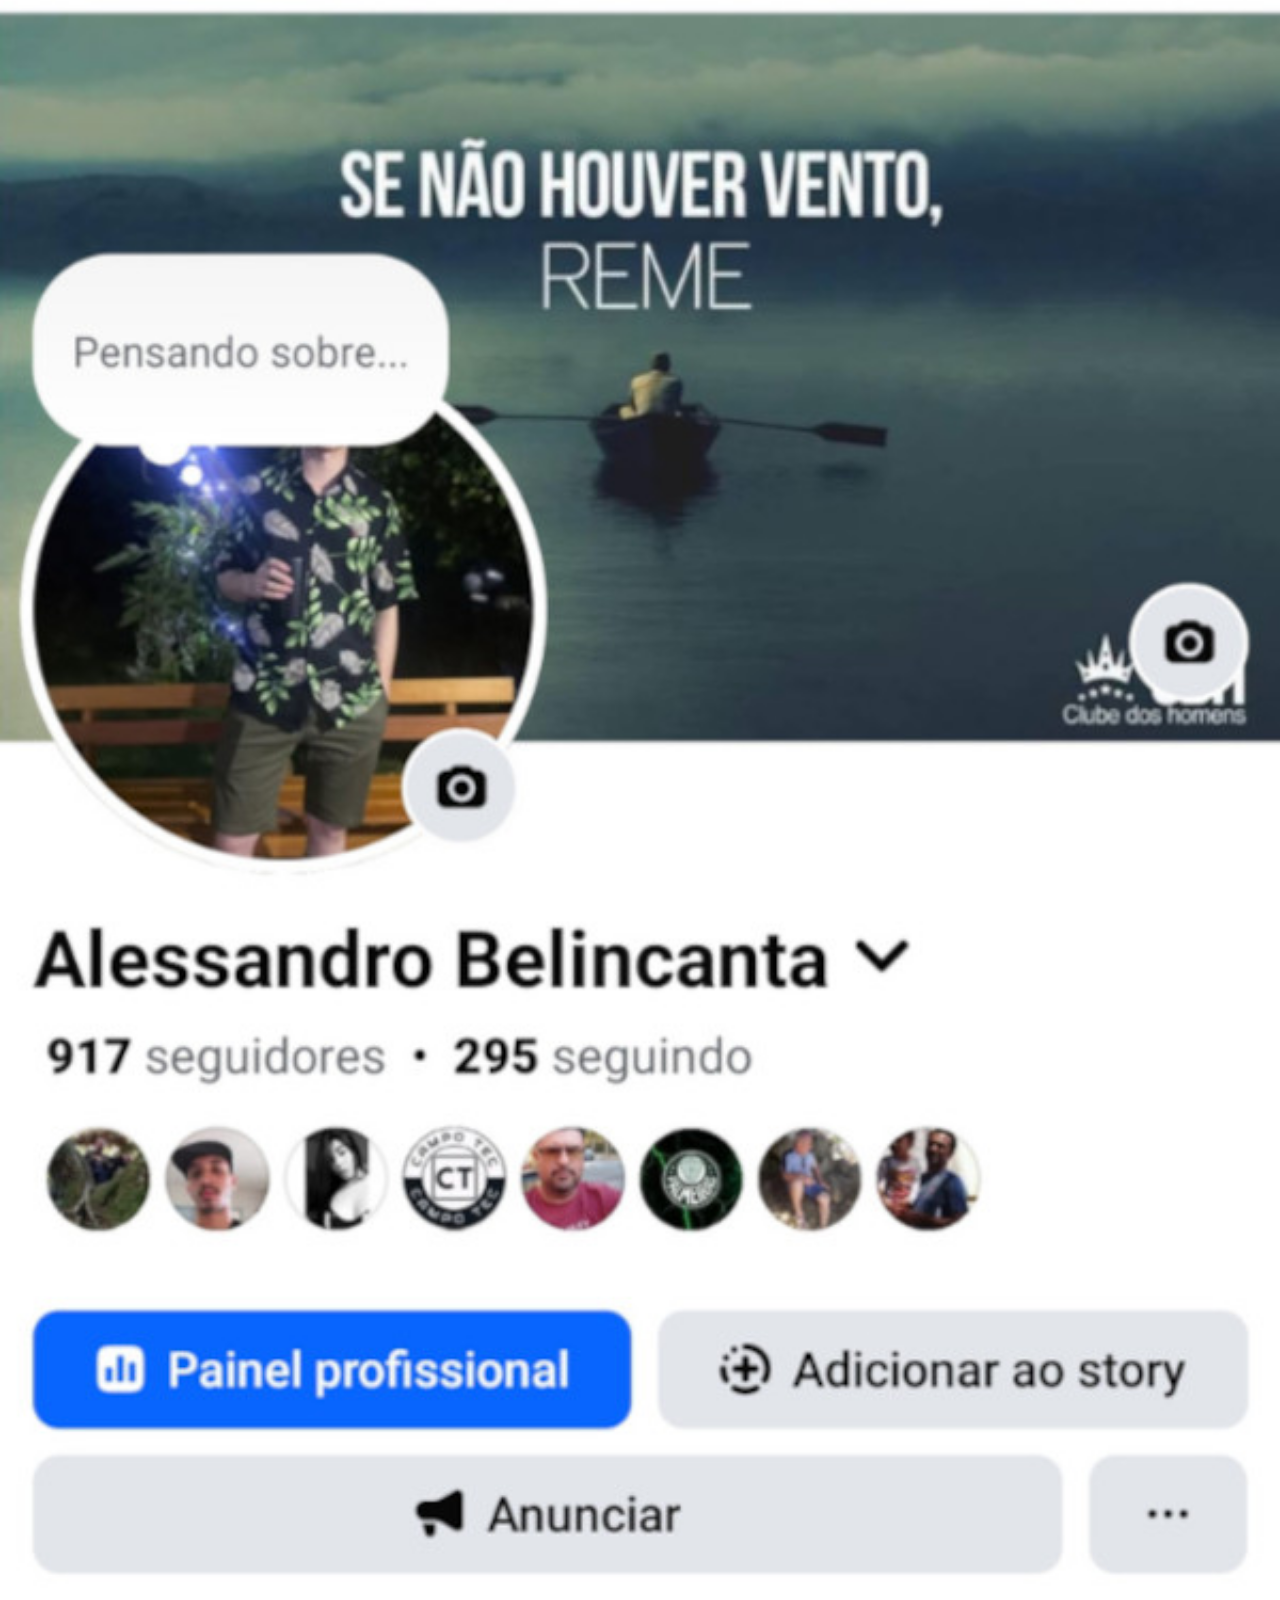
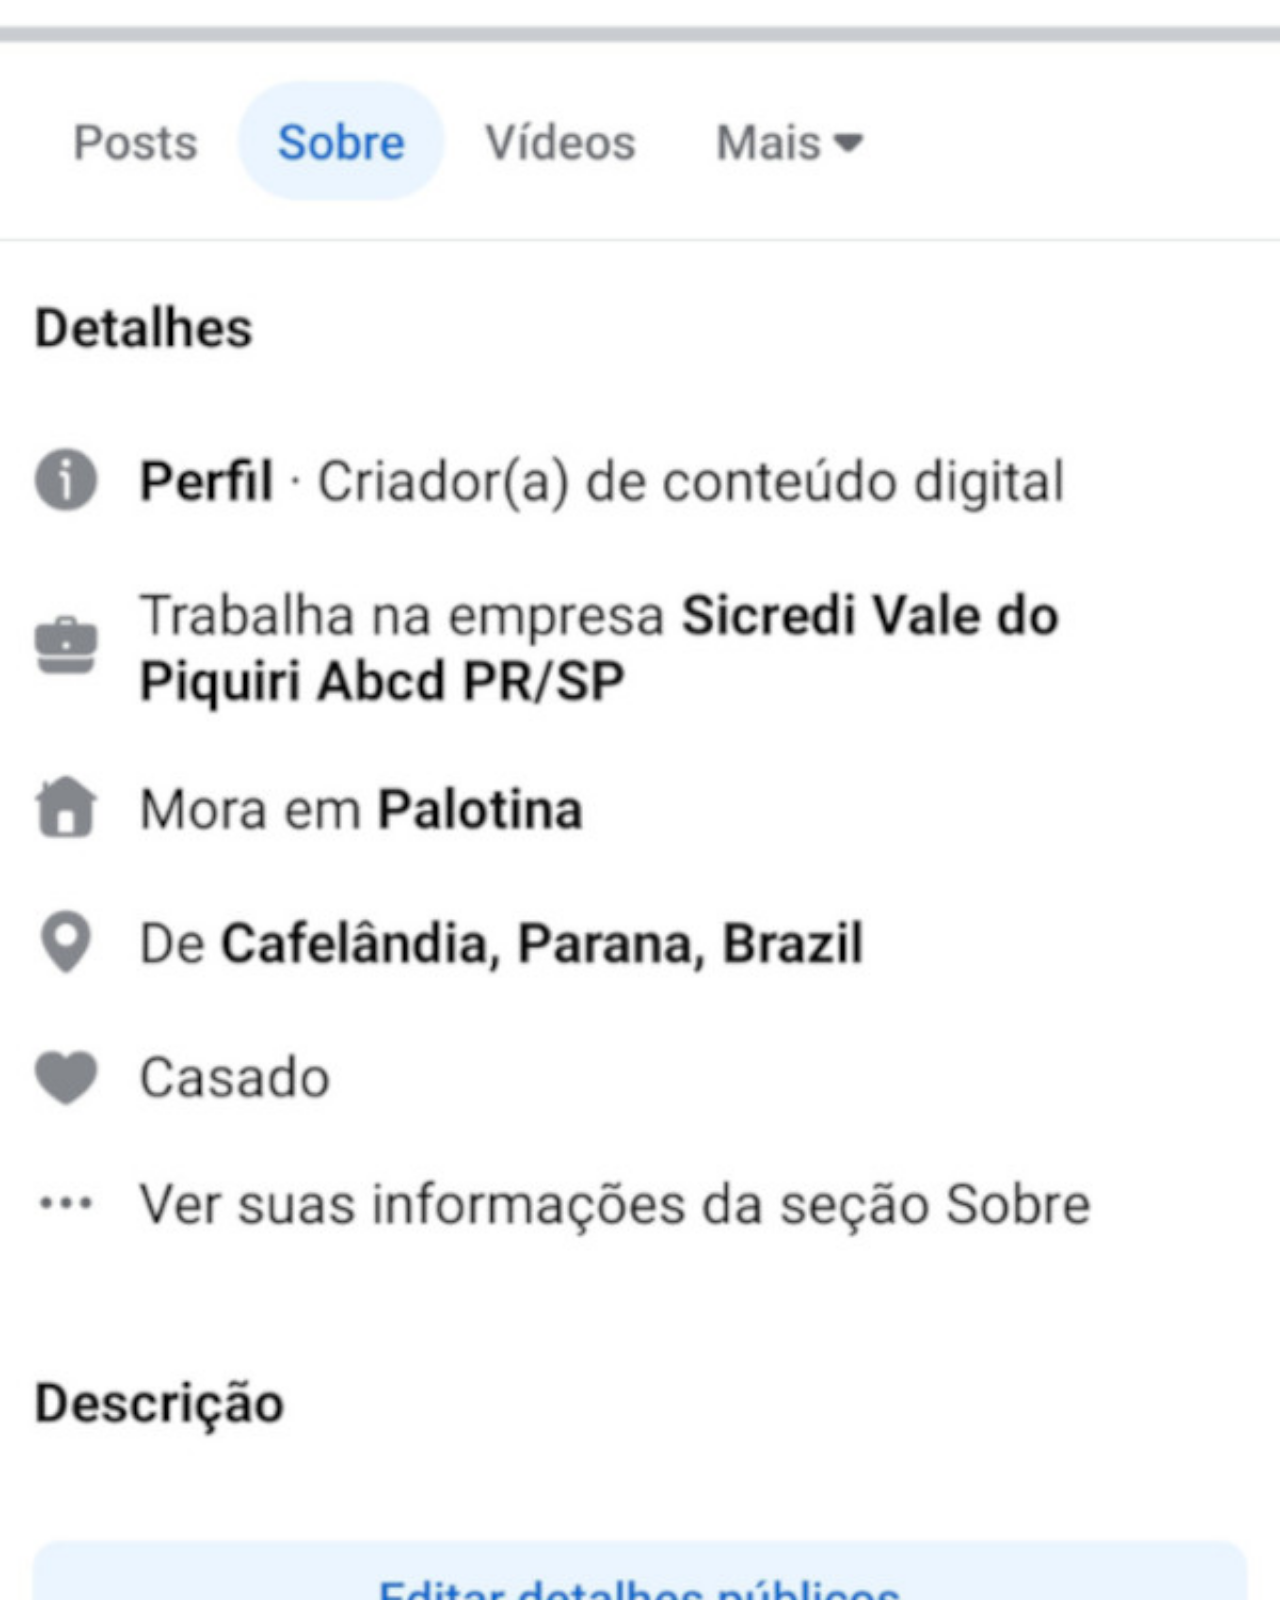
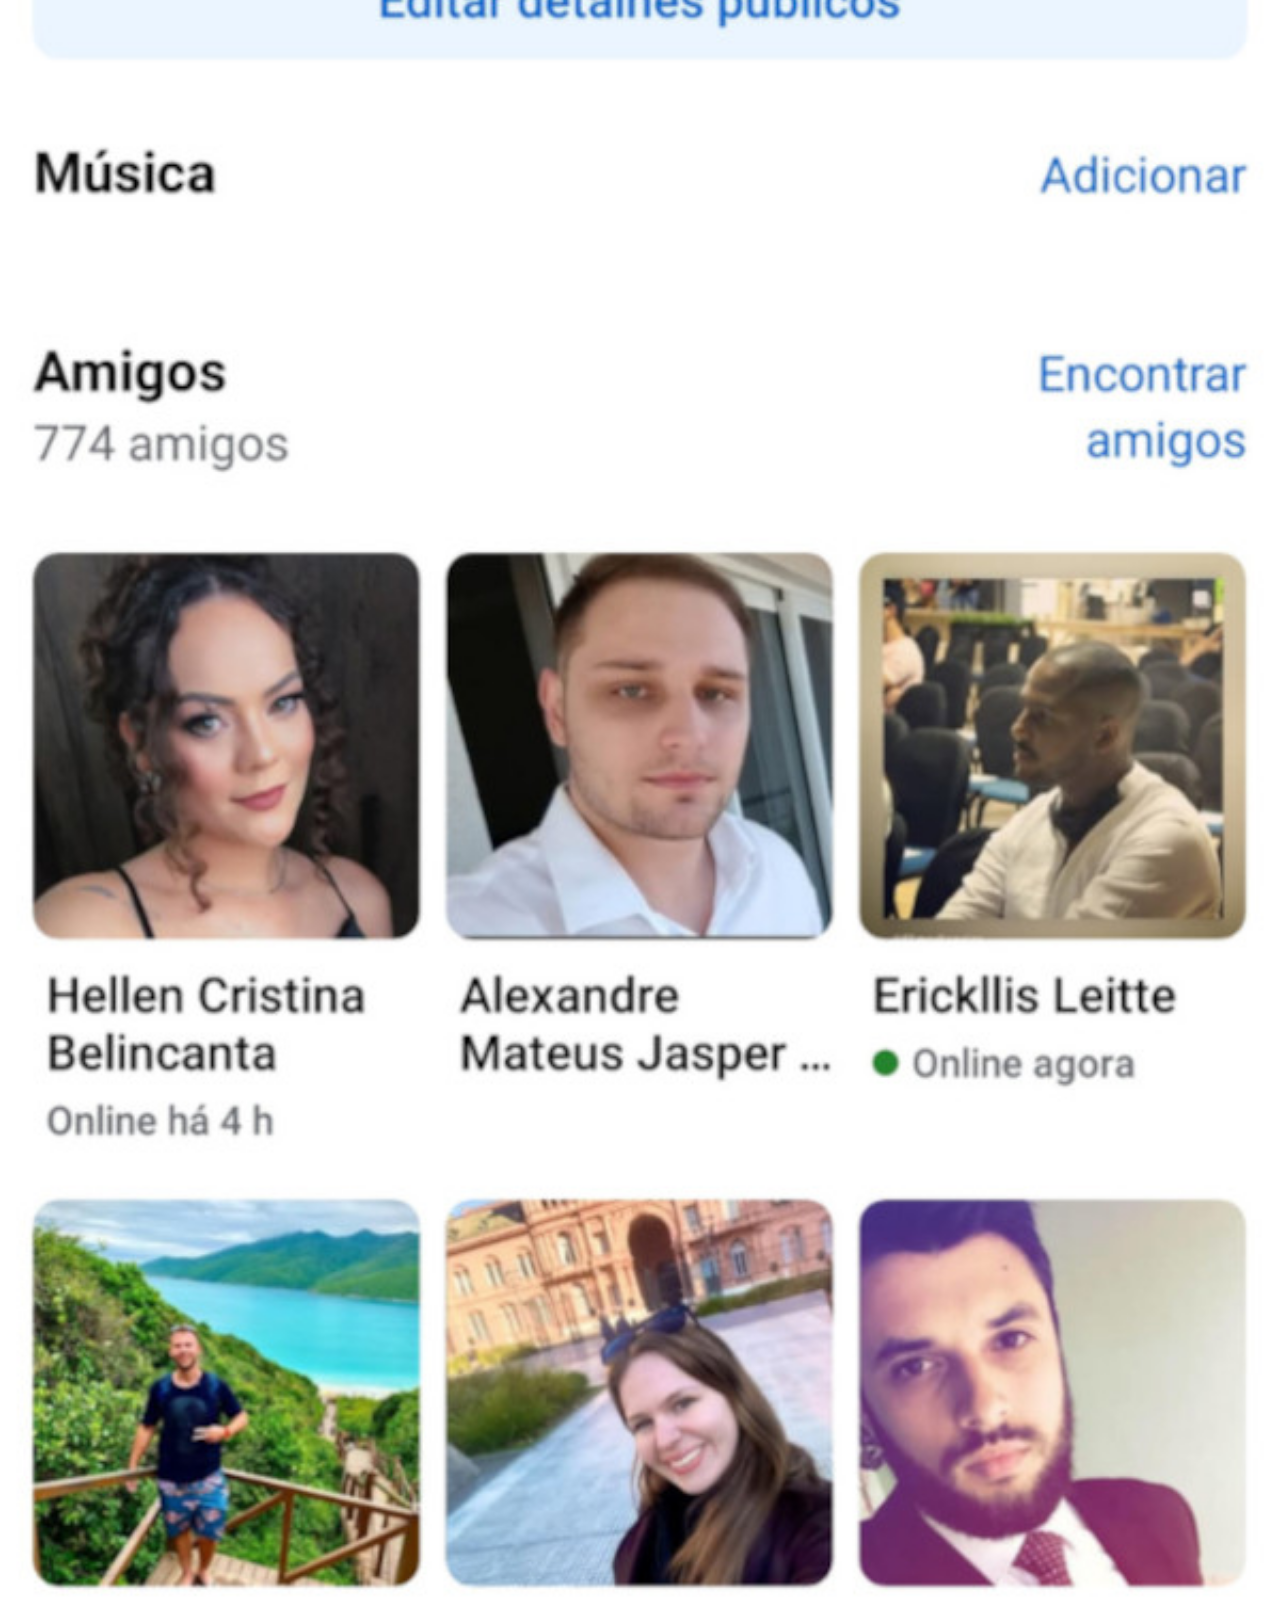
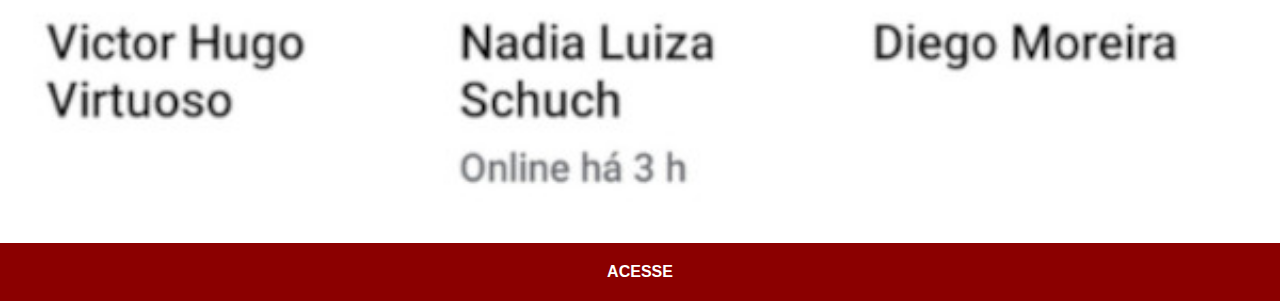
<file: facebook.html>
<!DOCTYPE html>
<html lang="pt-br">
<head>
    <meta charset="UTF-8">
    <meta name="viewport" content="width=device-width, initial-scale=1.0">
    <title>Facebook</title>

    <link rel="stylesheet" href="tela.css">

</head>
<body>
    <img src="imagens/tela_facebook.jpg" alt="Facebook">
    <a href="https://www.facebook.com/alessandrobelincanta/" target="_blank">ACESSE</a>
    
</body>
</html>
</file>
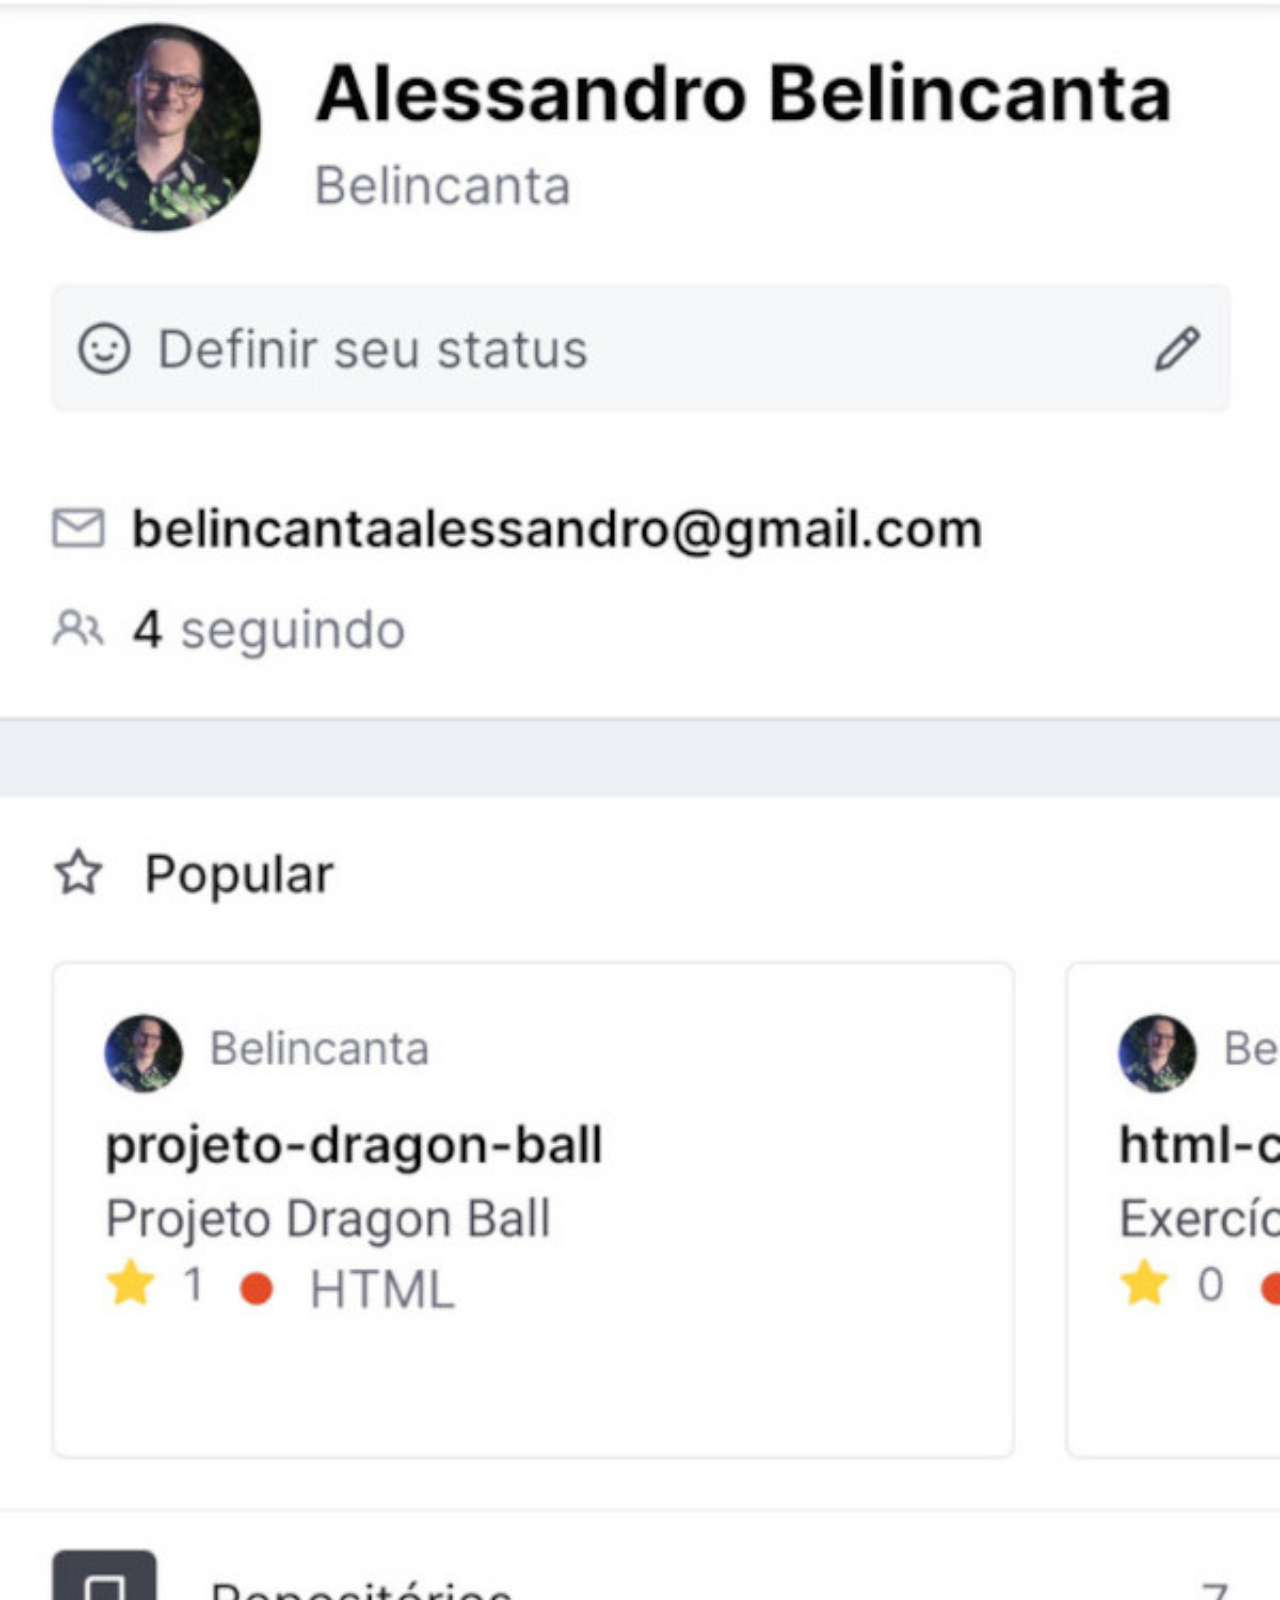
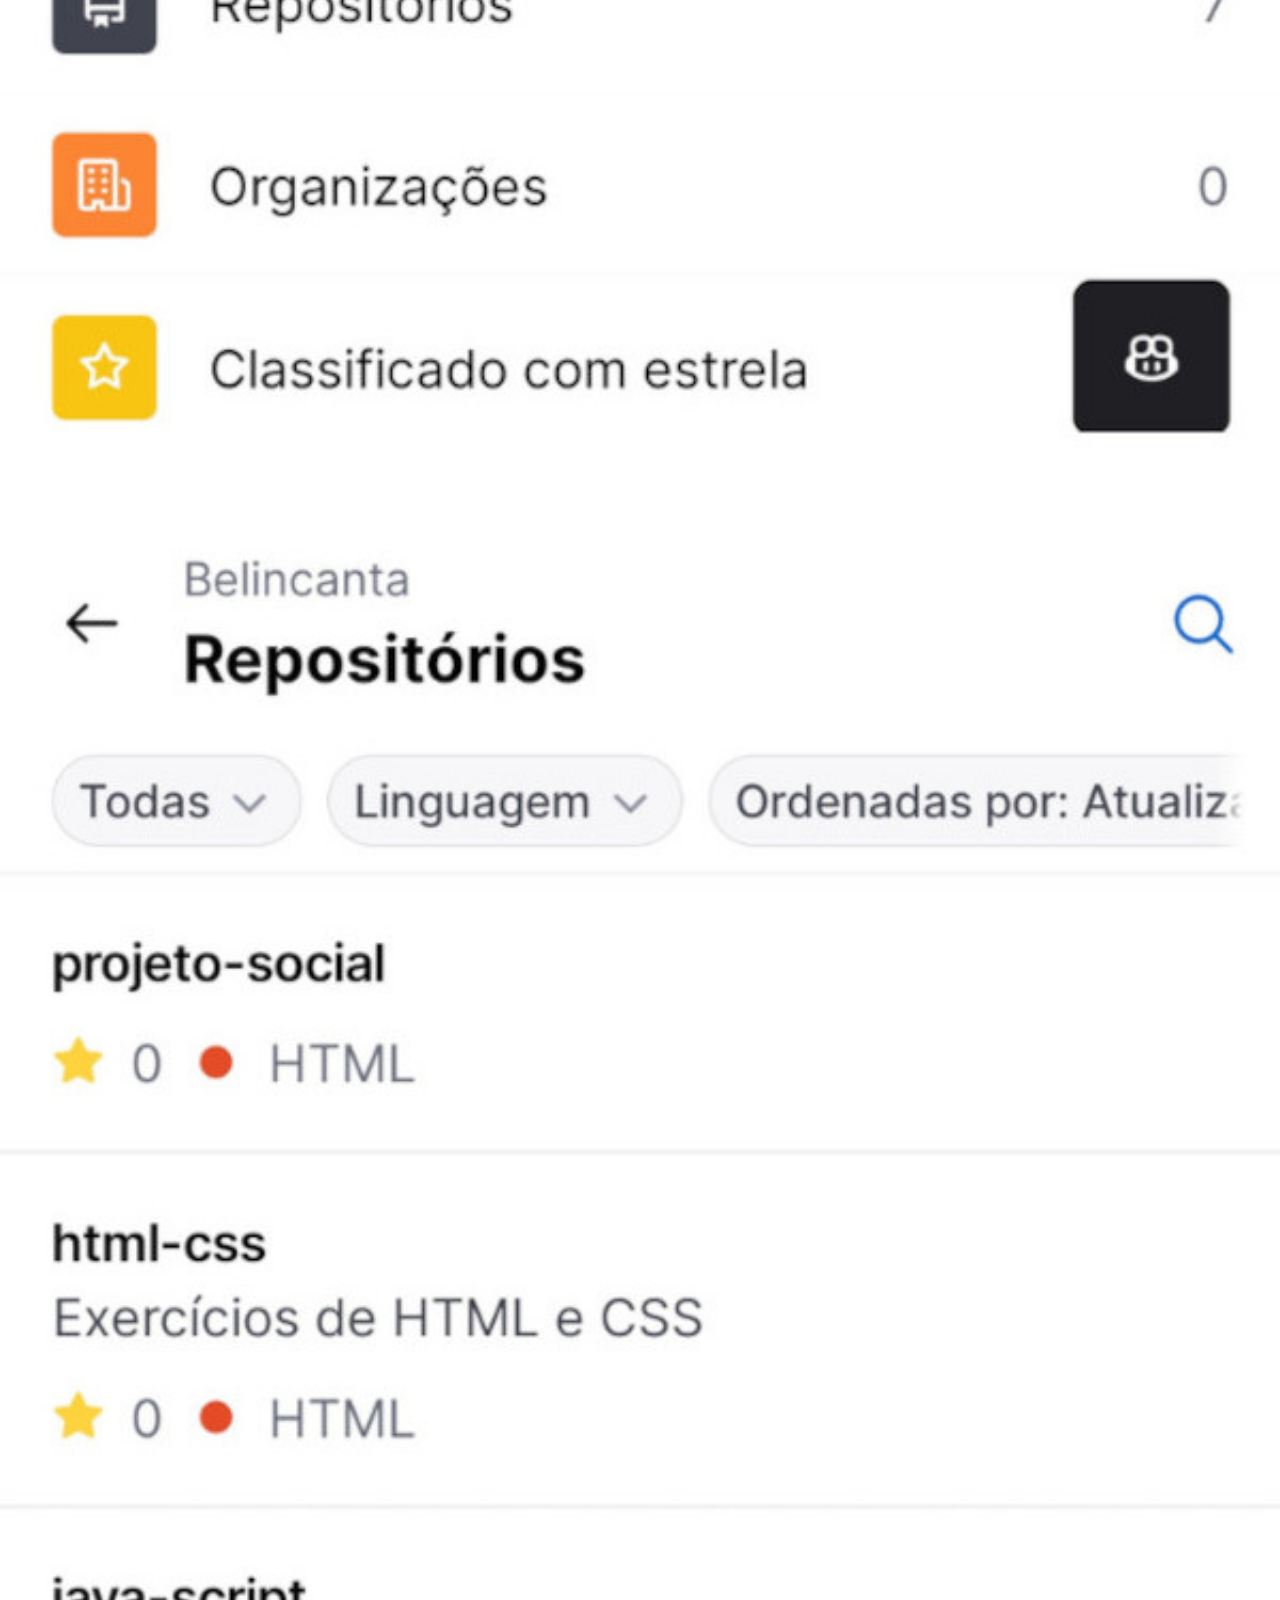
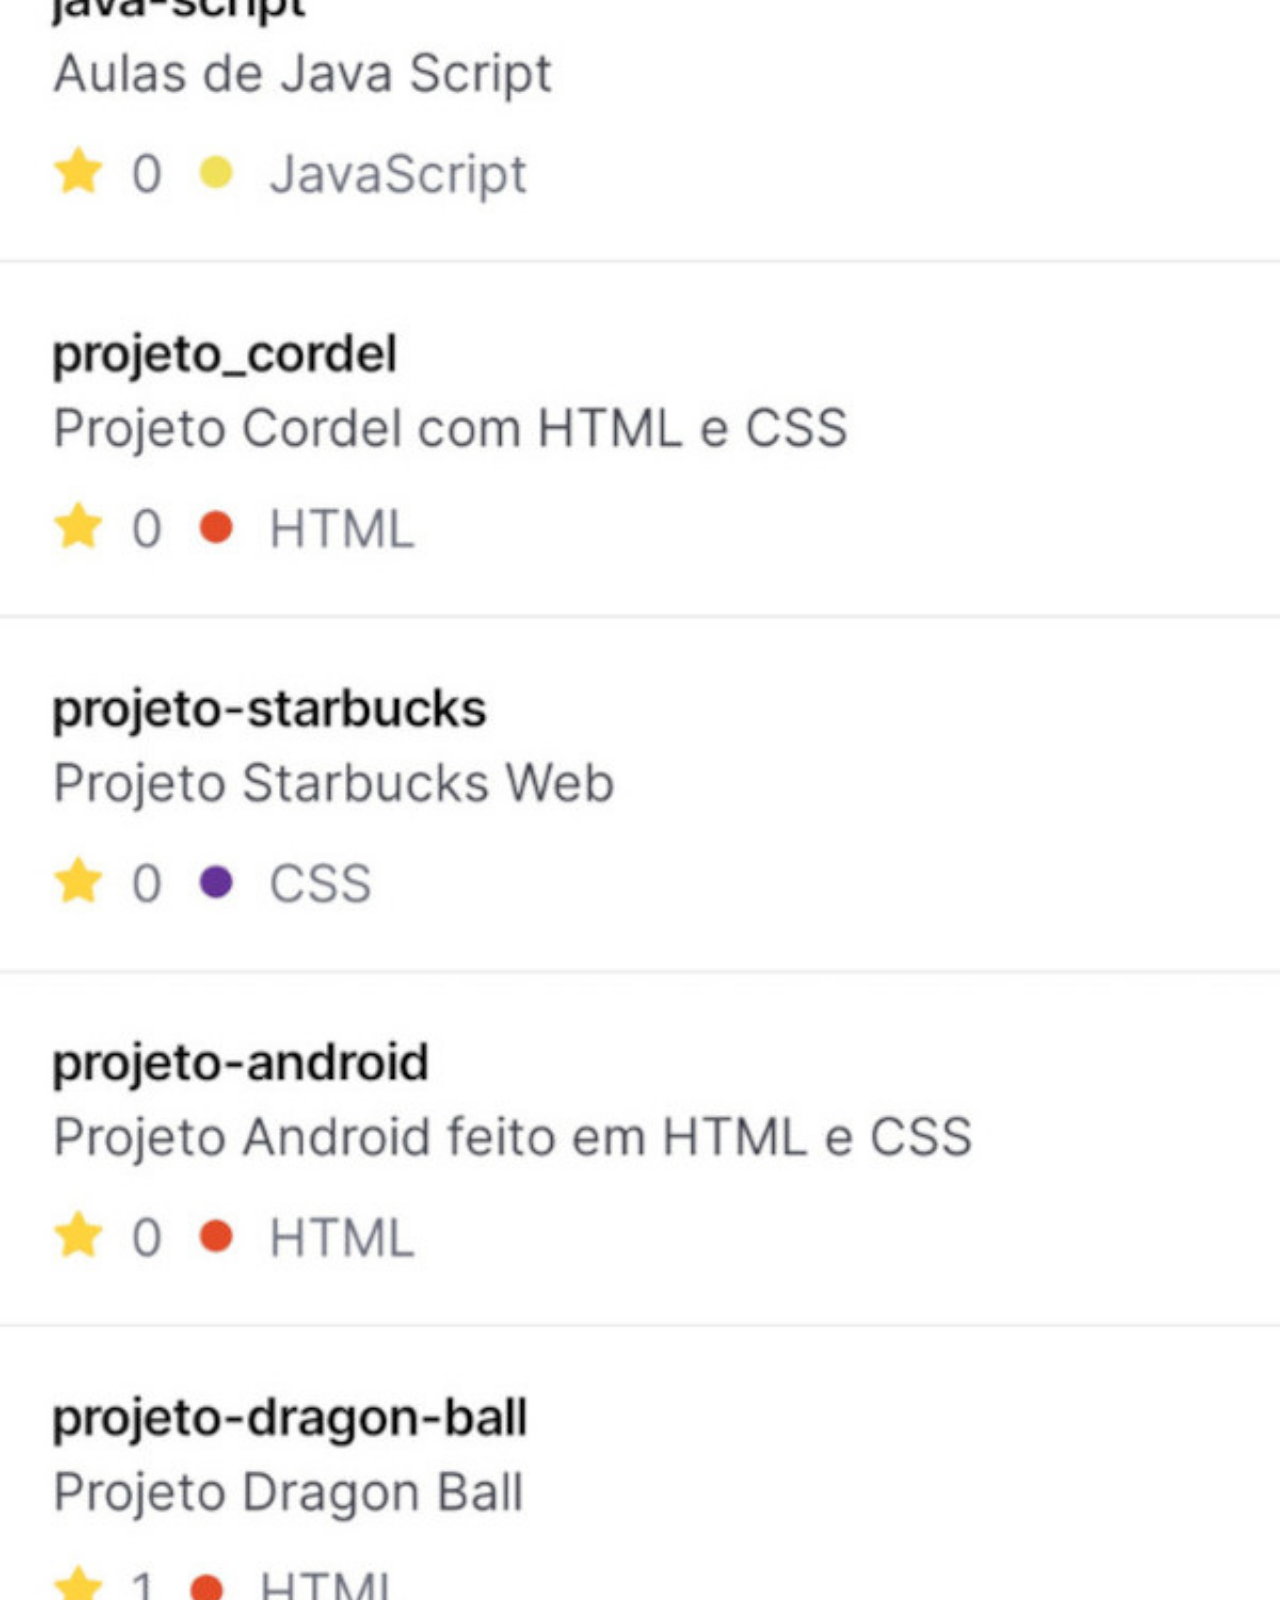
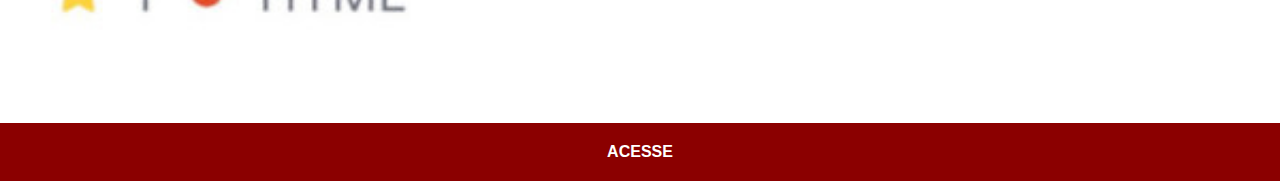
<file: github.html>
<!DOCTYPE html>
<html lang="pt-br">
<head>
    <meta charset="UTF-8">
    <meta name="viewport" content="width=device-width, initial-scale=1.0">
    <title>Github</title>
    
    <link rel="stylesheet" href="tela.css">

  </head>

<body>
    <img src="imagens/tela_github.jpg" alt="Github">
    <a href="https://github.com/Belincanta" target="_blank">ACESSE</a>    
</body>
</html>
</file>
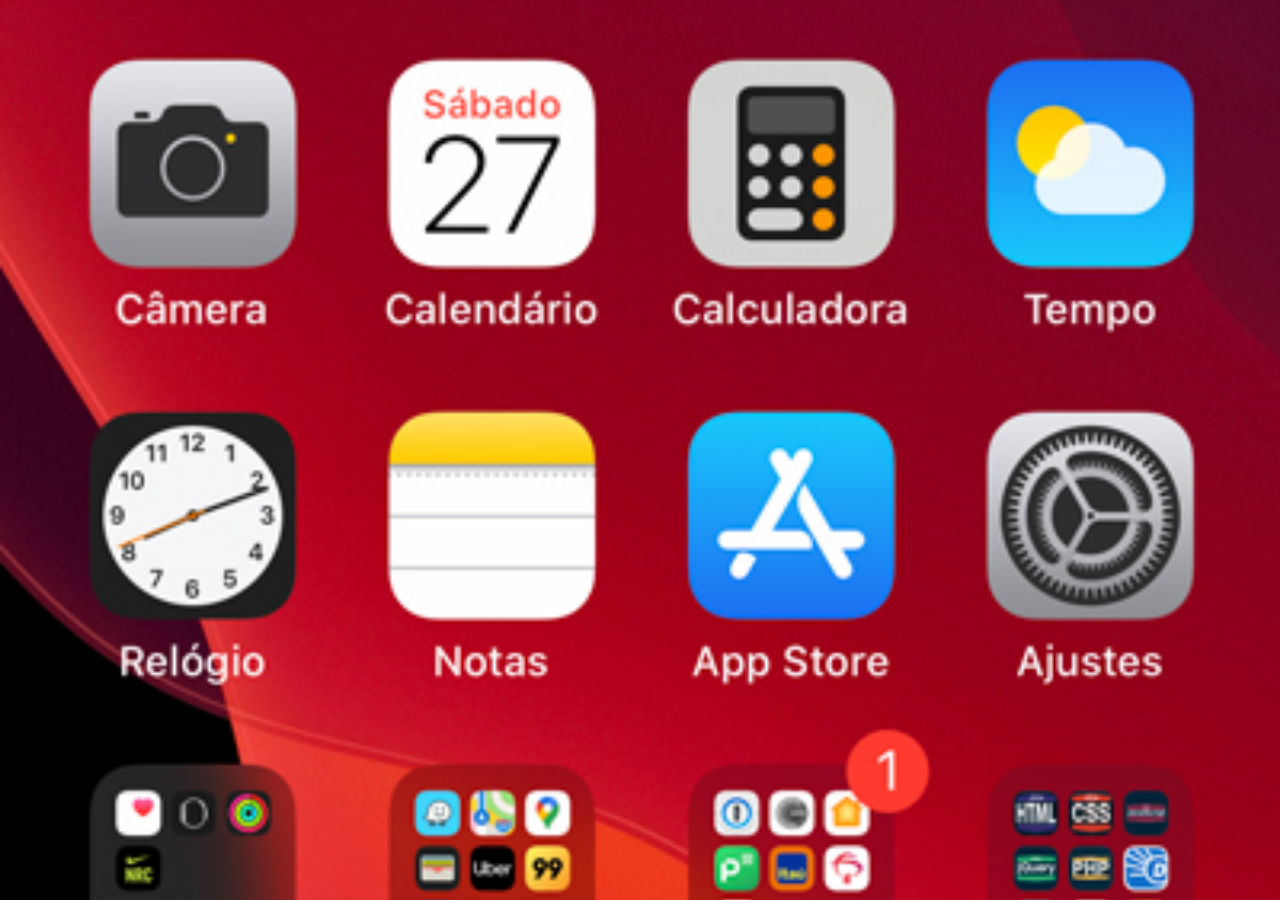
<file: home.html>
<!DOCTYPE html>
<html lang="pt-br">
<head>
    <meta charset="UTF-8">
    <meta name="viewport" content="width=device-width, initial-scale=1.0">
    <title>Home</title>
</head>

<style>
    * {
        margin: 0px;
        padding: 0px;
    }

    body{
        width: 100px;
        height: 100px;
        background: black url('imagens/tela-home.jpg') no-repeat top center;
        background-size: cover;
    }

</style>

<body>
    
</body>
</html>
</file>
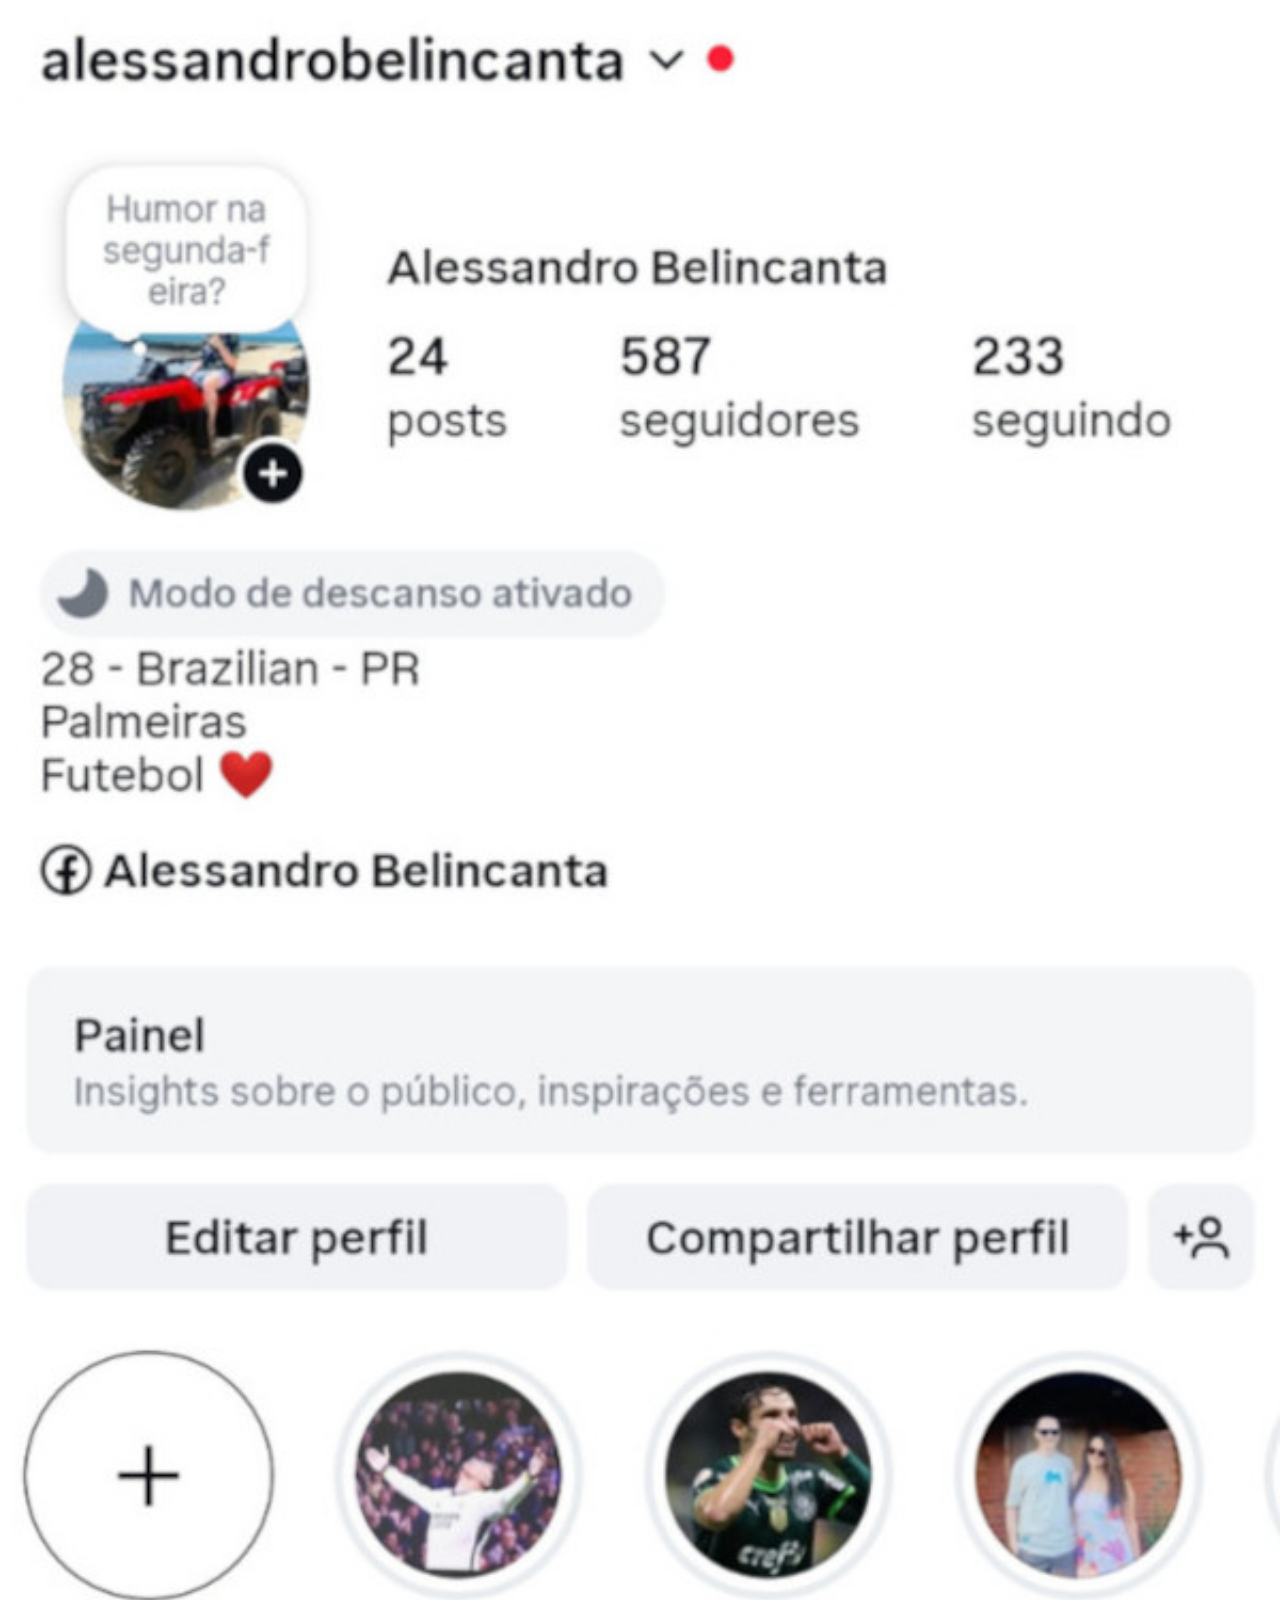
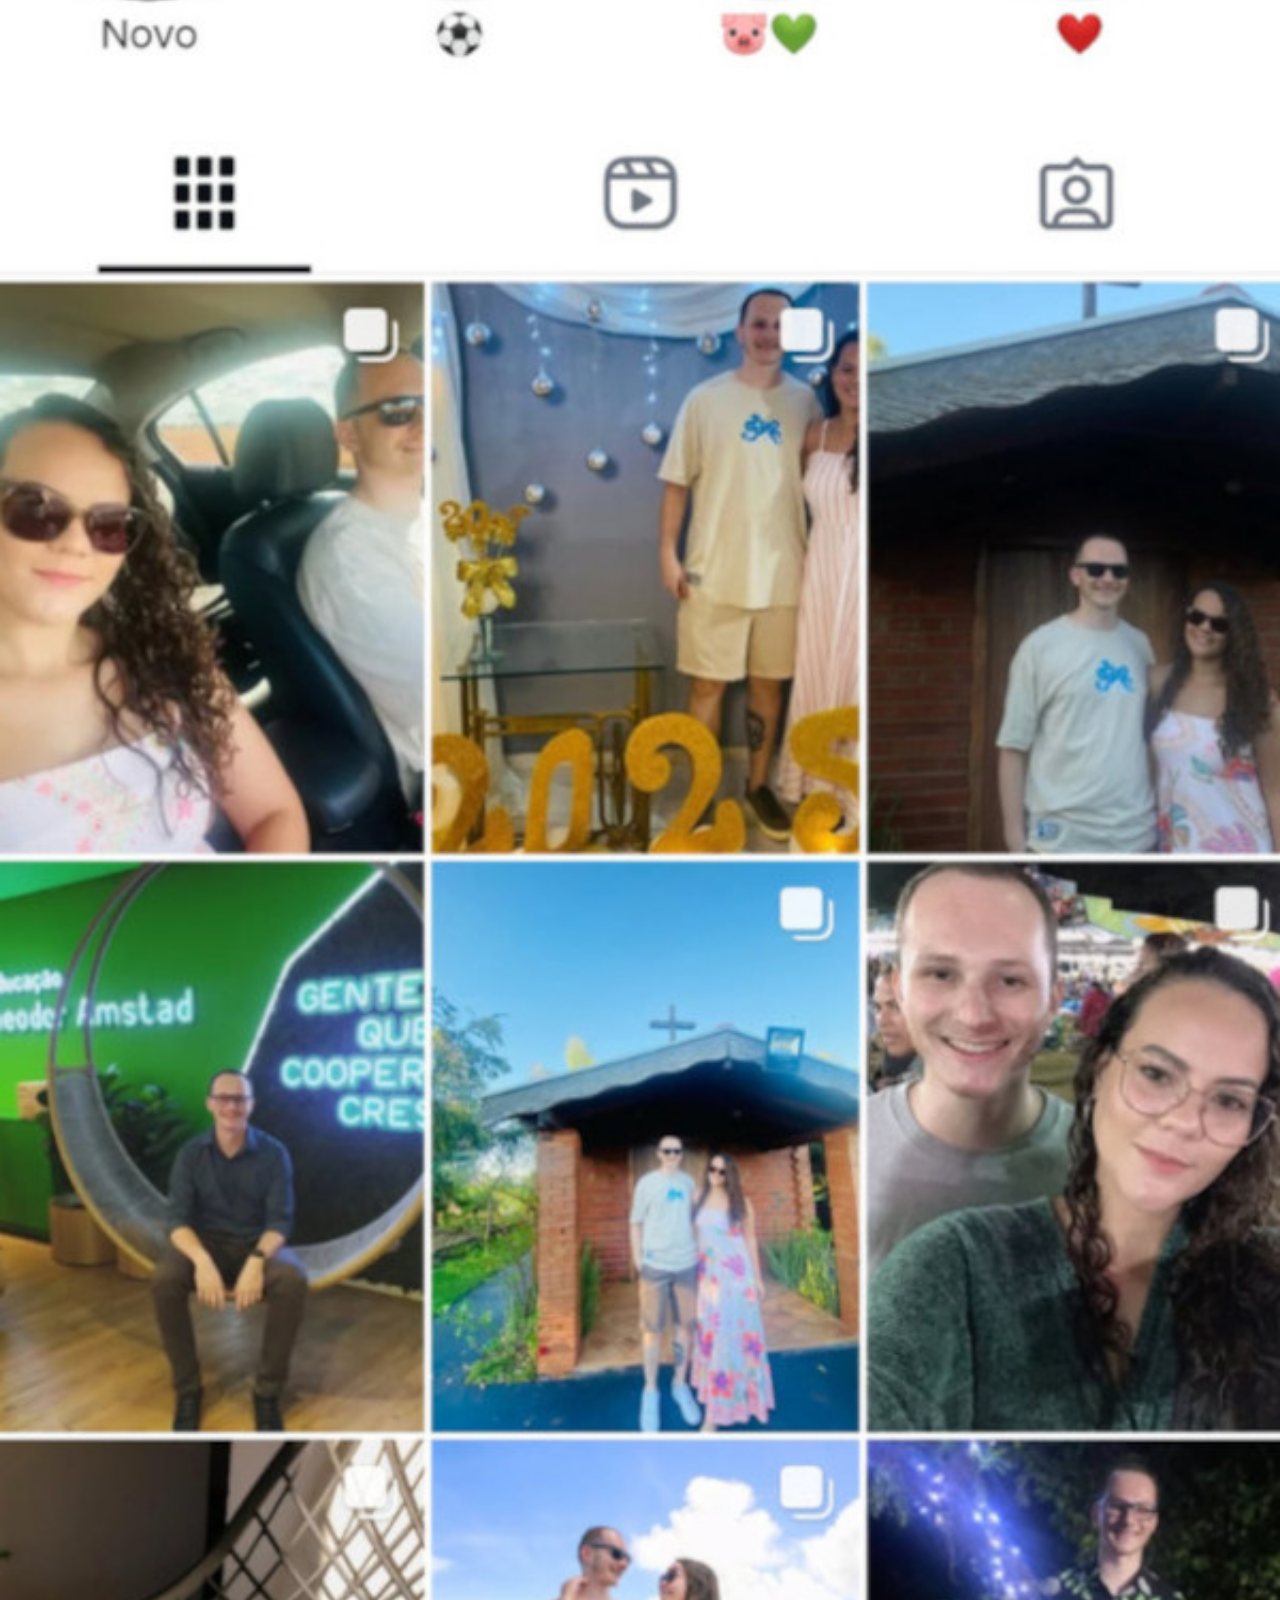
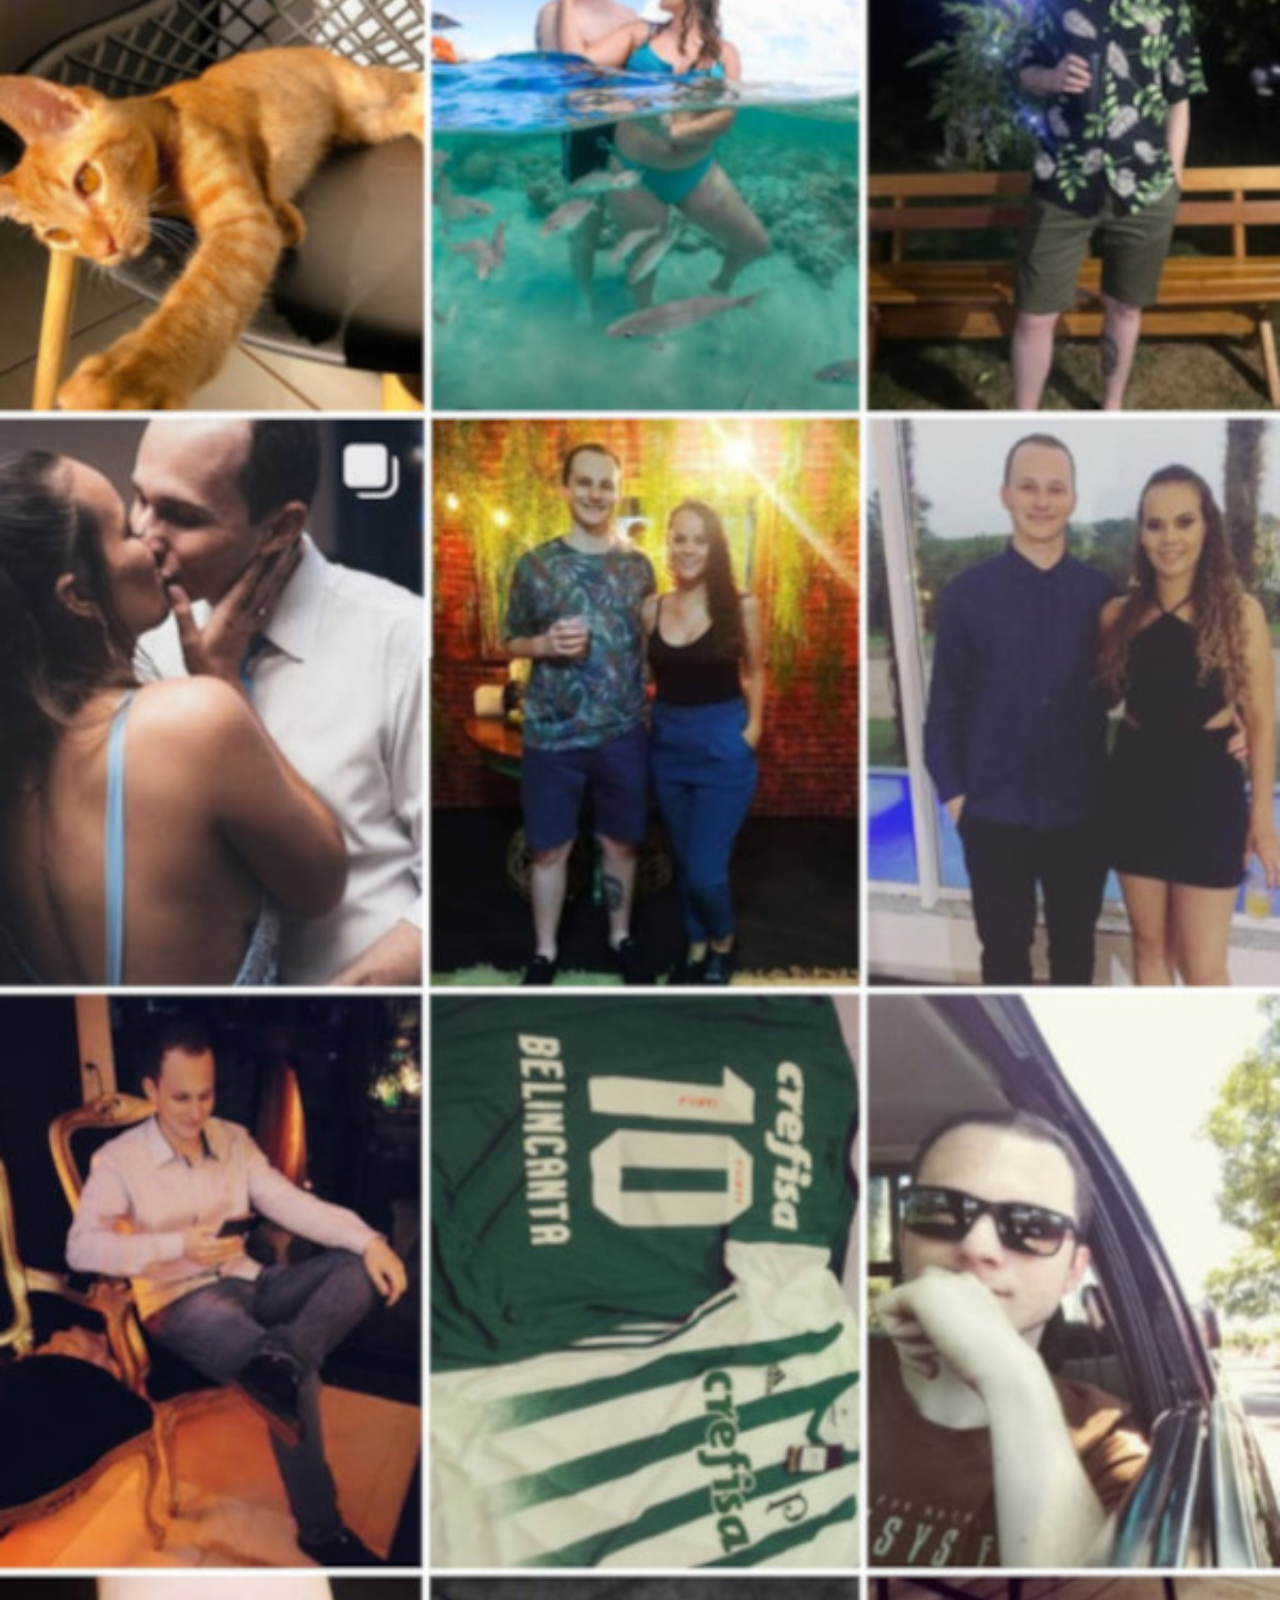
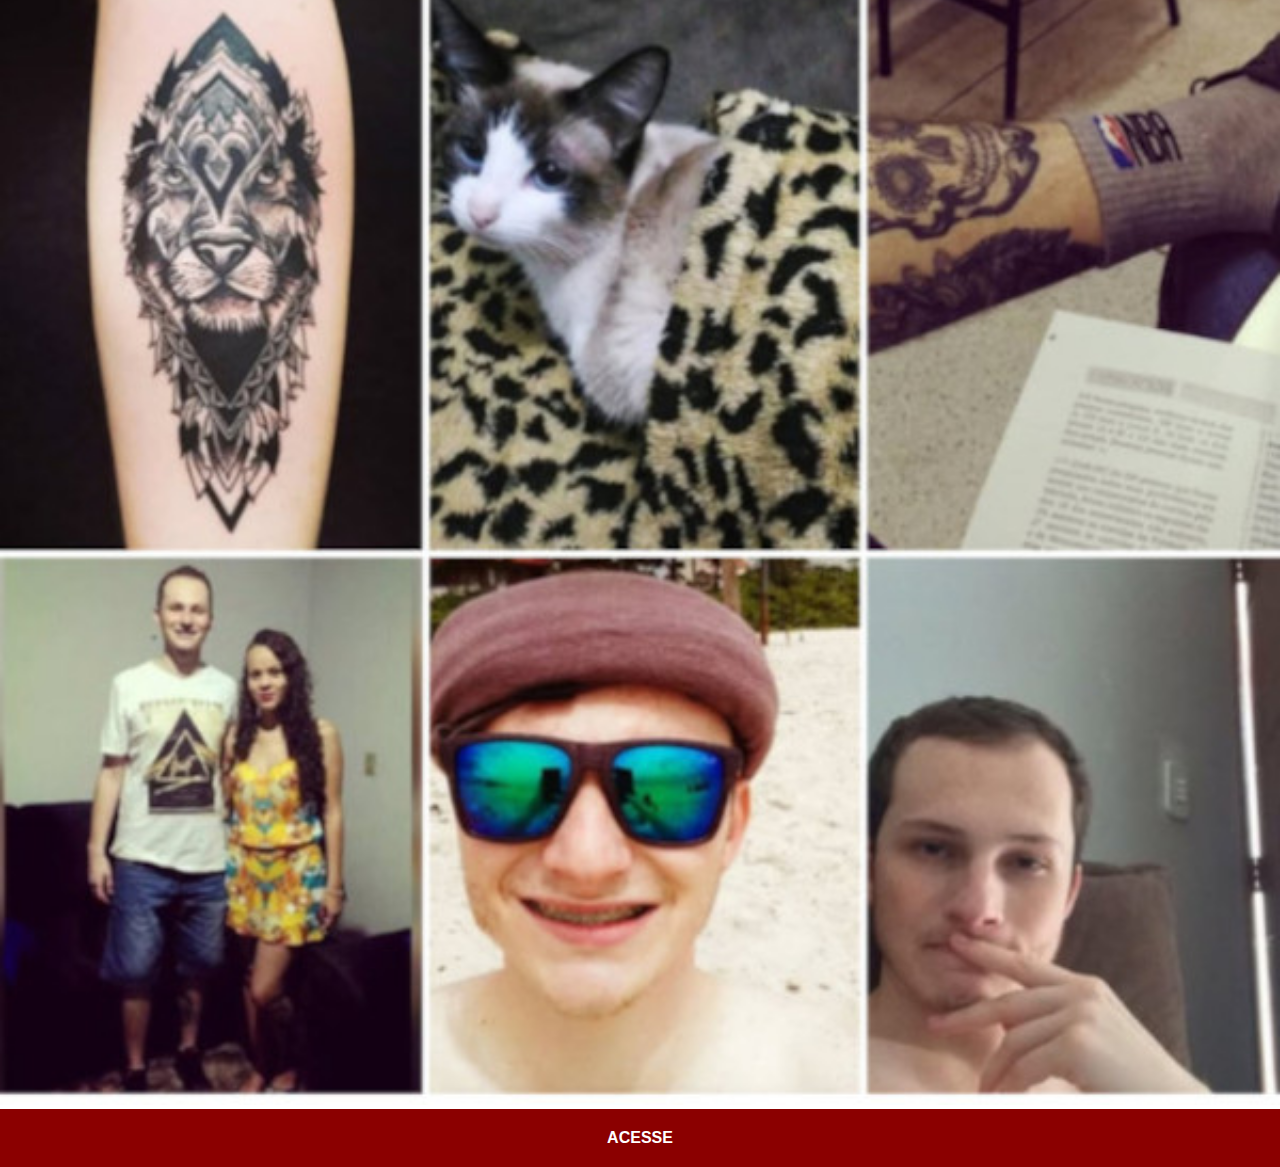
<file: instagram.html>
<!DOCTYPE html>
<html lang="pt-br">
<head>
    <meta charset="UTF-8">
    <meta name="viewport" content="width=device-width, initial-scale=1.0">
    <title>Instragram</title>

    <link rel="stylesheet" href="tela.css">

</head>
<body>
    <img src="imagens/tela_instagram.jpg" alt="Instagram">
    <a href="https://www.instagram.com/alessandrobelincanta/" target="_blank">ACESSE</a>    
</body>
</html>
</file>
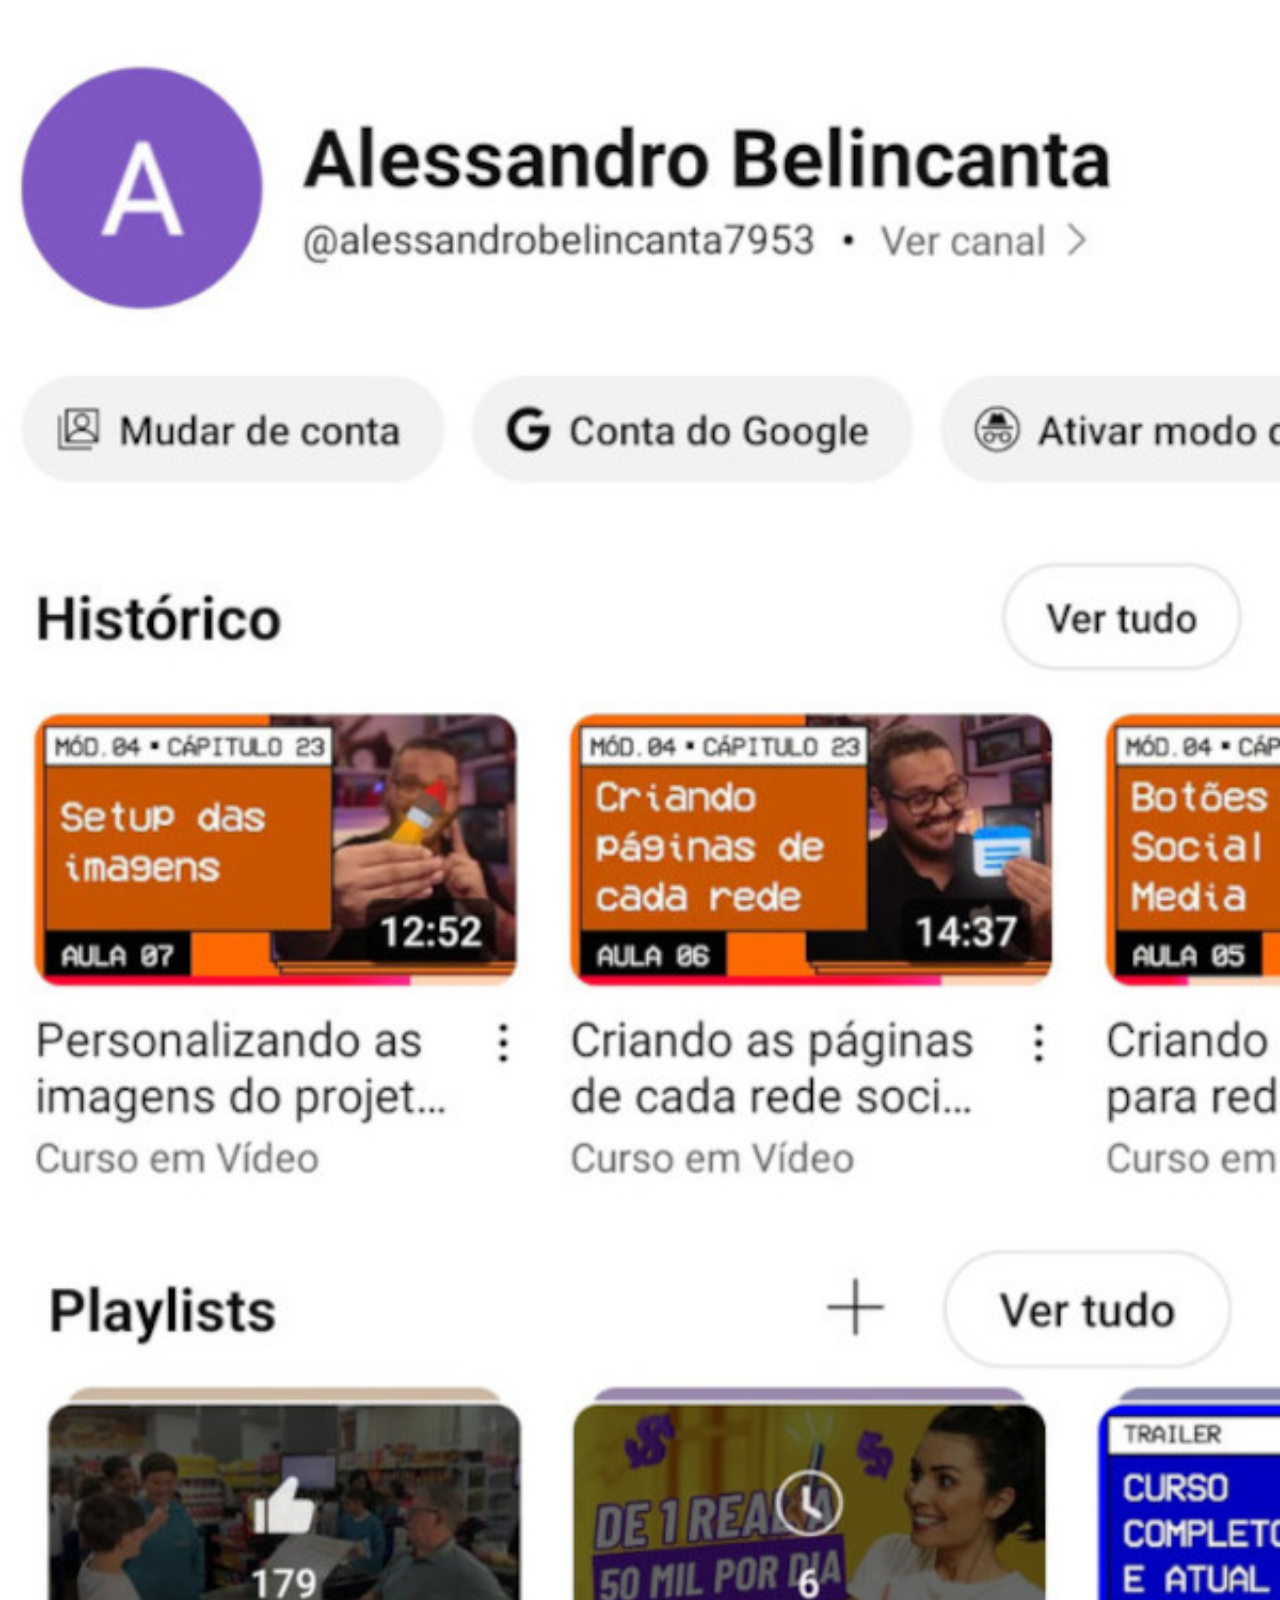
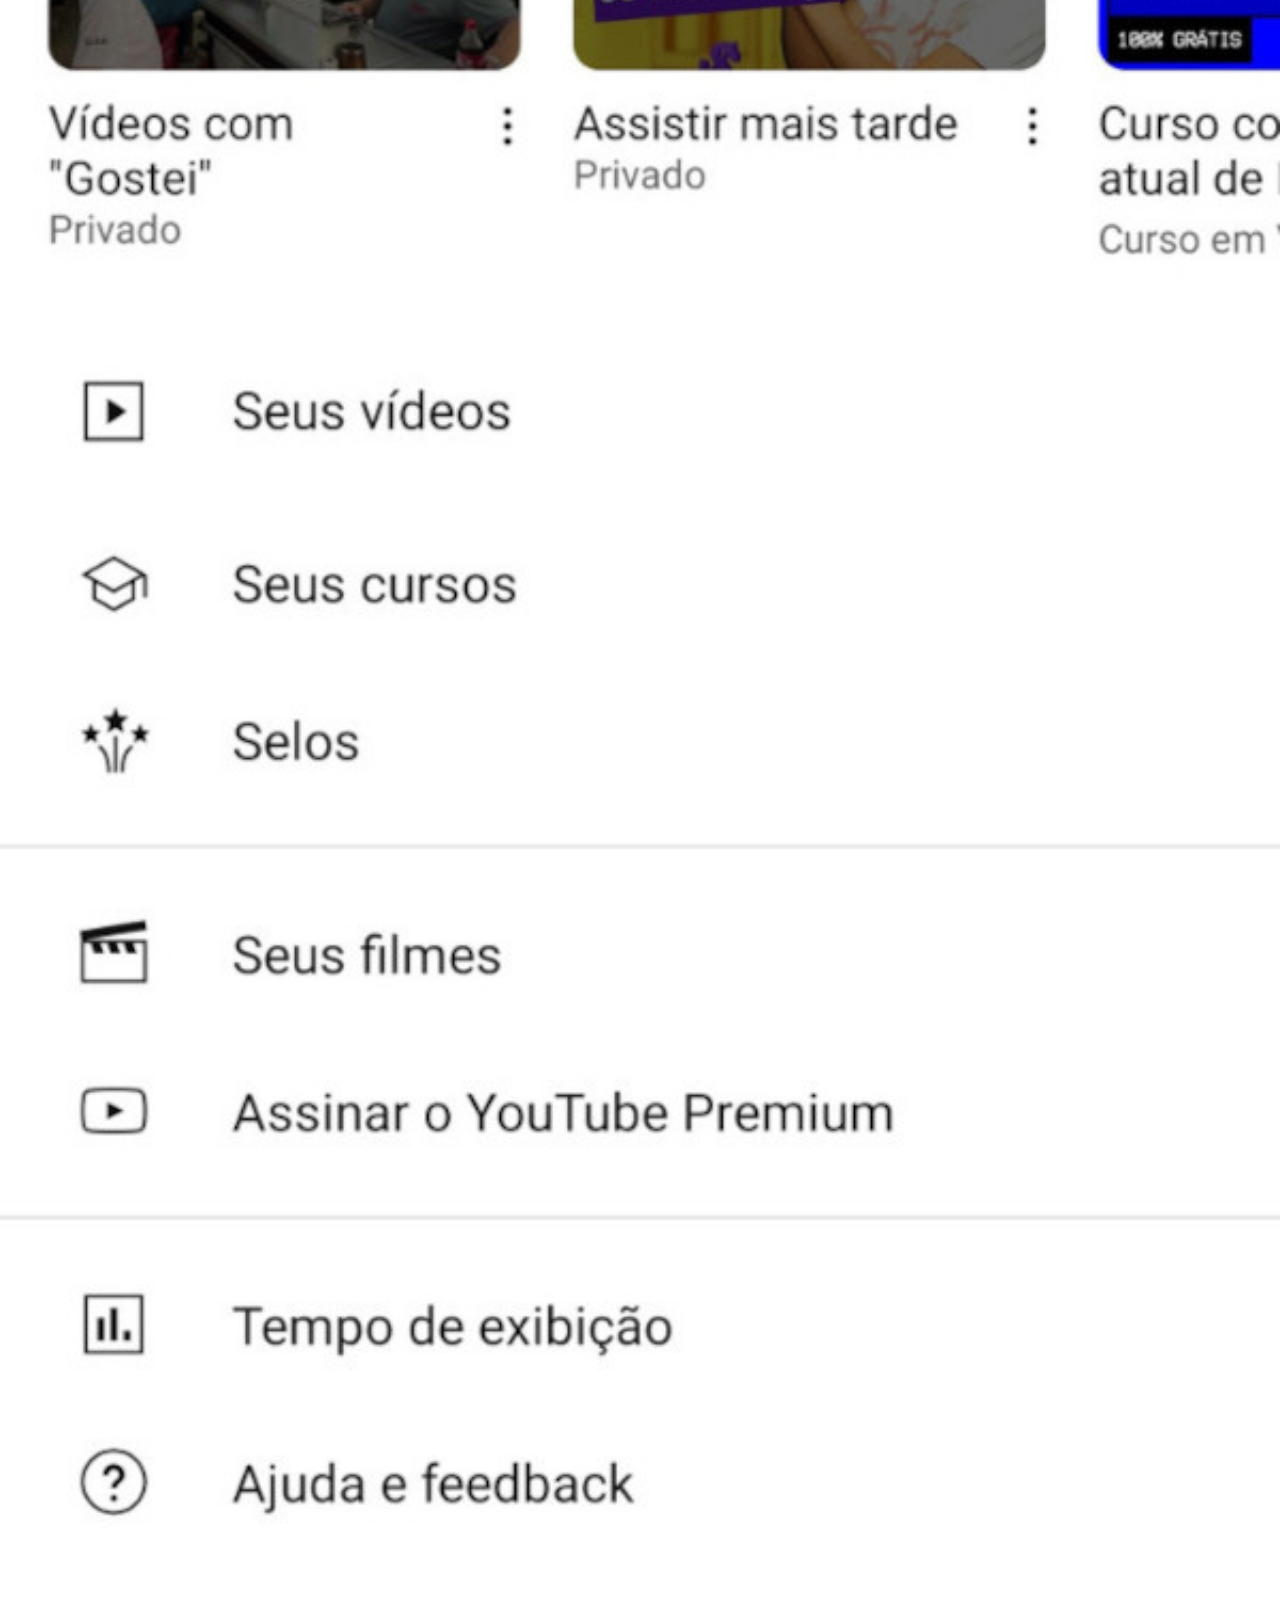
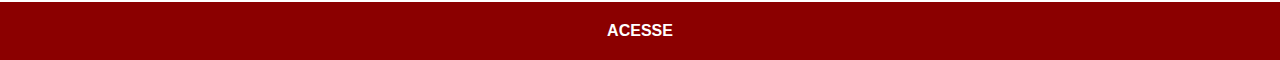
<file: youtube.html>
<!DOCTYPE html>
<html lang="pt-br">
<head>
    <meta charset="UTF-8">
    <meta name="viewport" content="width=device-width, initial-scale=1.0">
    <title>Youtube</title>

    <link rel="stylesheet" href="tela.css">

</head>
<body>
    <img src="imagens/tela_youtube.jpg" alt="Youtube">
    <a href="https://www.youtube.com/@alessandrobelincanta7953/playlists" target="_blank">ACESSE</a>    
</body>
</html>
</file>
<file: tela.css>
@charset "UTF-8";

        * {
            margin: 0px;
            padding: 0px;
            font-family: Arial, Helvetica, sans-serif;
        }

        img{
            width: 100vw;
        }

        ::-webkit-scrollbar {
            width: 0px;
            height: 0px;
        }

        a {
            display: block;
            background-color: darkred;
            color:  white;
            padding: 20px;
            text-align: center;
            font-weight: bolder;
            text-decoration: none;
        }

        a:hover {
            background-color: brown;
        }
</file>
